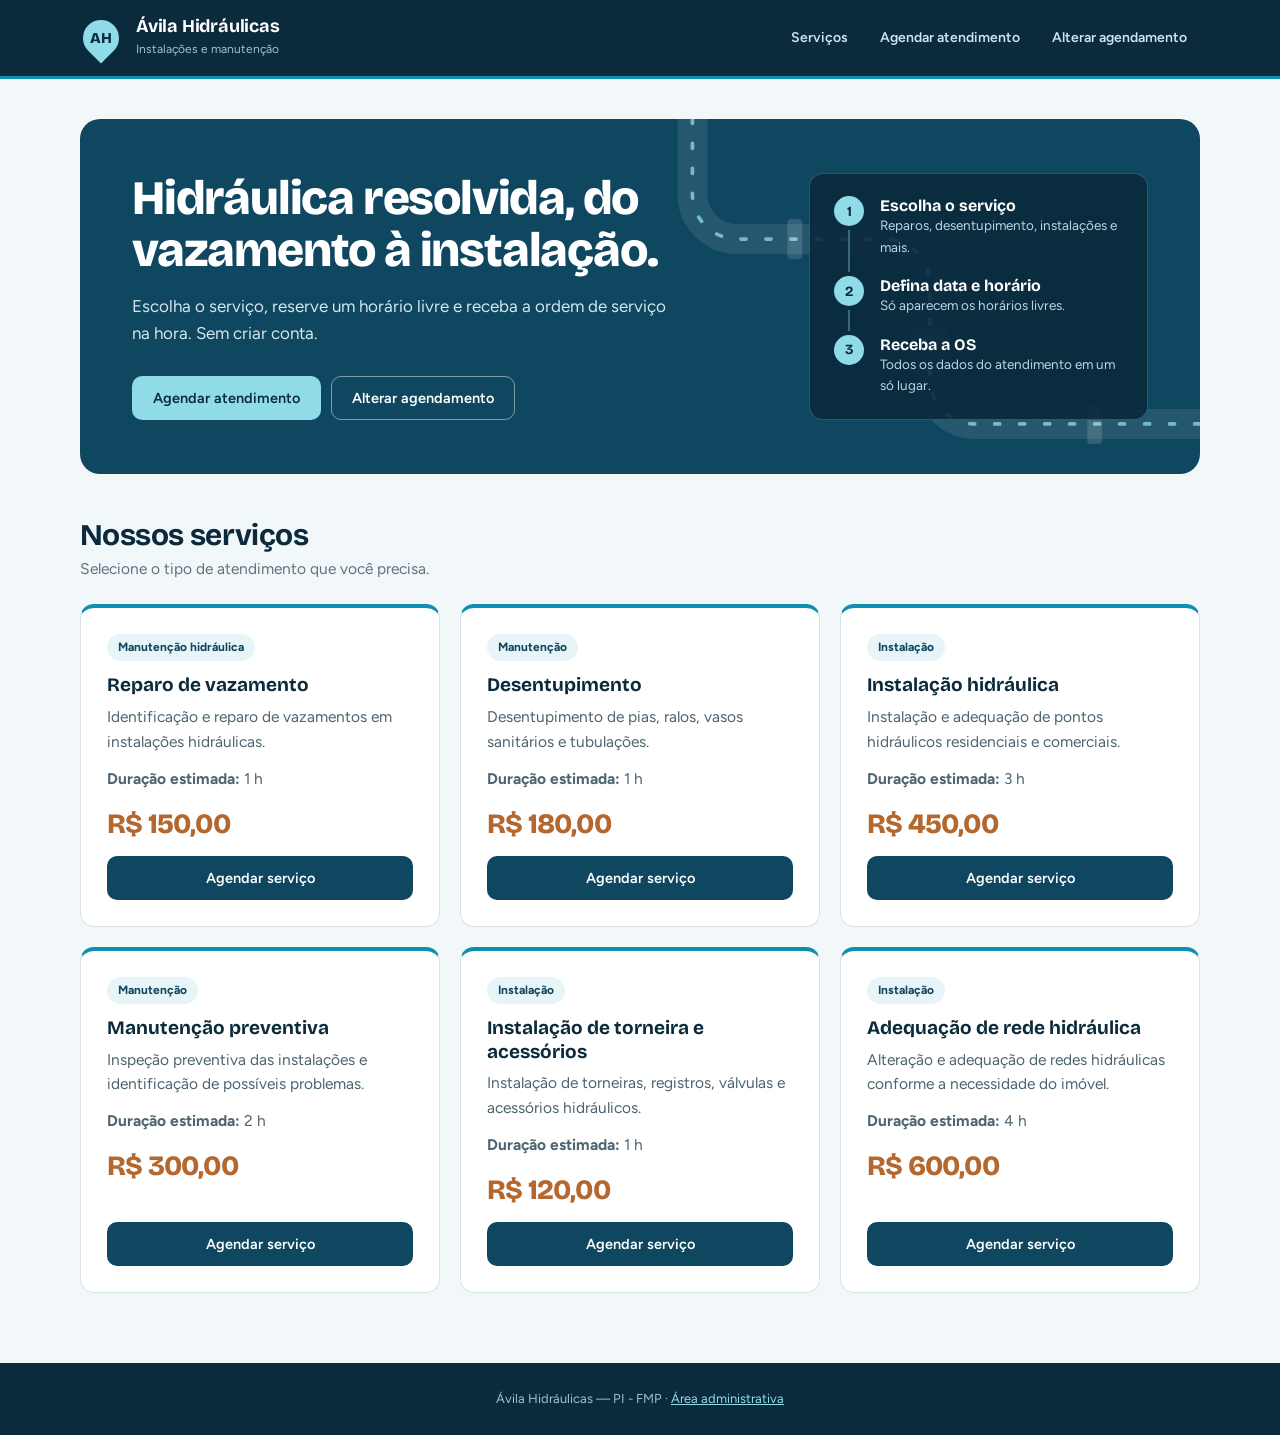
<file: index.html>
<!-- Nicolas Brunes -->
 <!doctype html>
<html lang="pt-BR">
<head>
  <meta charset="UTF-8"><meta name="viewport" content="width=device-width,initial-scale=1">
  <title>Ávila Instalações Hidráulicas | Agendamento</title><link rel="stylesheet" href="style.css">
</head>
<body>
<header><div class="container header-content">
  <a class="brand" href="index.html"><span class="brand-mark">AH</span><span class="brand-copy"><strong>Ávila Hidráulicas</strong><span>Instalações e manutenção</span></span></a>
  <nav class="nav"><a href="index.html">Serviços</a><a href="agendamento.html">Agendar atendimento</a><a href="alterar-agendamento.html">Alterar agendamento</a></nav>
</div></header>
<main class="container">
  <section class="hero">
    <svg class="hero-pipes" viewBox="0 0 520 320" preserveAspectRatio="xMaxYMid slice" aria-hidden="true">
      <g fill="none" stroke-linecap="round" stroke-linejoin="round">
        <path class="tubo" stroke-width="24" d="M540 262 H340 a36 36 0 0 1 -36 -36 V150 a36 36 0 0 0 -36 -36 H150 a36 36 0 0 1 -36 -36 V-20"/>
        <path class="fluxo" stroke-width="3" d="M540 262 H340 a36 36 0 0 1 -36 -36 V150 a36 36 0 0 0 -36 -36 H150 a36 36 0 0 1 -36 -36 V-20"/>
      </g>
      <rect class="flange" x="430" y="246" width="12" height="32" rx="3"/>
      <rect class="flange" x="288" y="186" width="32" height="12" rx="3"/>
      <rect class="flange" x="190" y="98" width="12" height="32" rx="3"/>
    </svg>
    <div class="hero-grid">
      <div>
        <h2>Hidráulica resolvida, do vazamento à instalação.</h2>
        <p>Escolha o serviço, reserve um horário livre e receba a ordem de serviço na hora. Sem criar conta.</p>
        <div class="actions">
          <a class="btn accent" href="agendamento.html">Agendar atendimento</a>
          <a class="btn ghost" href="alterar-agendamento.html">Alterar agendamento</a>
        </div>
      </div>
      <ol class="hero-steps">
        <li><strong>Escolha o serviço</strong><span>Reparos, desentupimento, instalações e mais.</span></li>
        <li><strong>Defina data e horário</strong><span>Só aparecem os horários livres.</span></li>
        <li><strong>Receba a OS</strong><span>Todos os dados do atendimento em um só lugar.</span></li>
      </ol>
    </div>
  </section>
  <section class="section-head"><div><h2>Nossos serviços</h2><p>Selecione o tipo de atendimento que você precisa.</p></div></section>
  <section id="lista-servicos" class="grid"></section>
</main>
<footer>Ávila Hidráulicas — PI - FMP · <a href="admin-clientes.html">Área administrativa</a></footer>
<script src="app.js"></script>
</body></html>
<!-- Nicolas Brunes -->
</file>
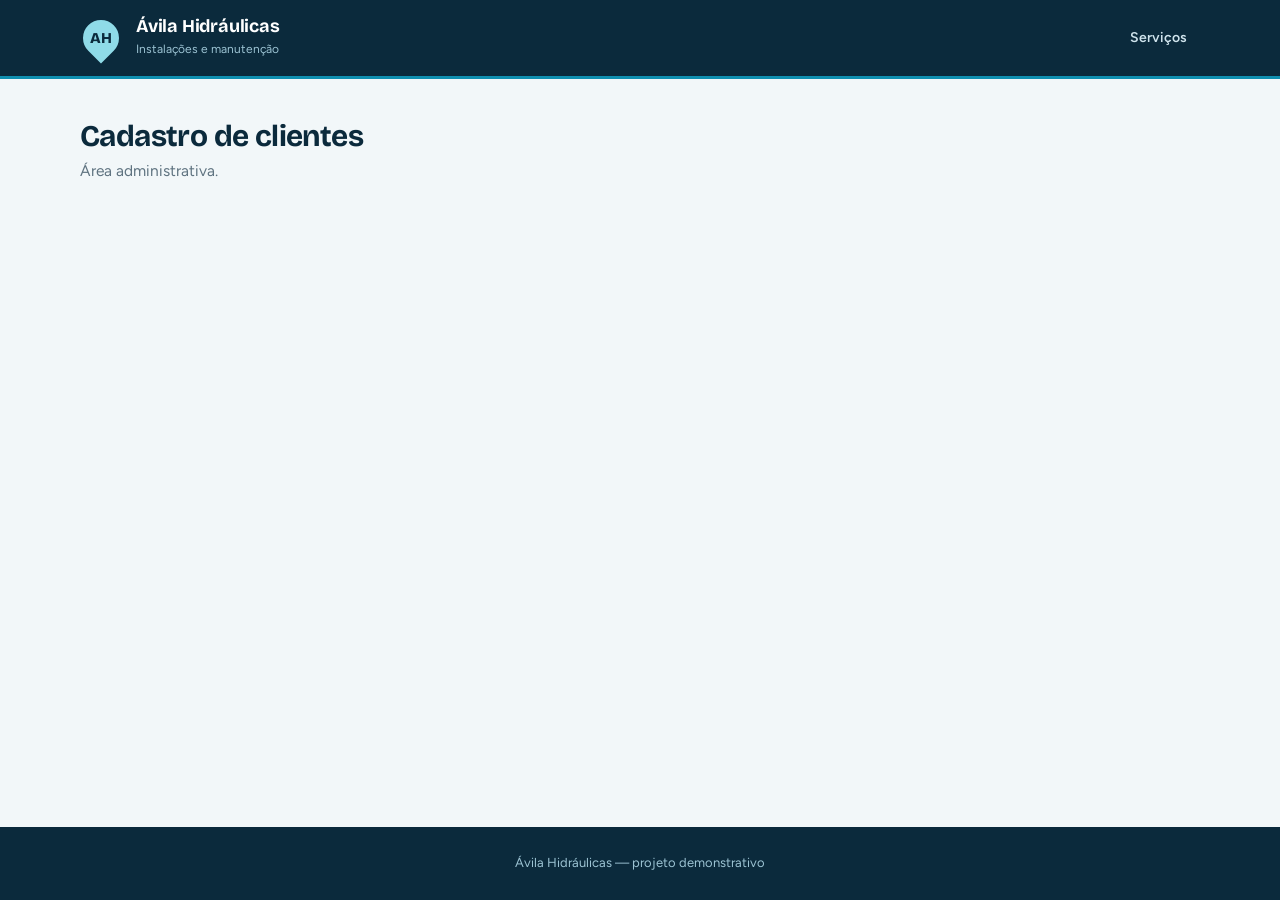
<file: admin-clientes.html>
<!doctype html><html lang="pt-BR"><head><meta charset="UTF-8"><meta name="viewport" content="width=device-width,initial-scale=1"><title>Ávila Hidráulicas | Cadastro de clientes</title><link rel="stylesheet" href="style.css"></head>
<body><header><div class="container header-content"><a class="brand" href="index.html"><span class="brand-mark">AH</span><span class="brand-copy"><strong>Ávila Hidráulicas</strong><span>Instalações e manutenção</span></span></a><nav class="nav"><a href="index.html">Serviços</a></nav></div></header>
<main class="container">
<div class="section-head"><div><h2>Cadastro de clientes</h2><p>Área administrativa.</p></div></div>
<div id="admin-clientes"></div>
</main><footer>Ávila Hidráulicas — projeto demonstrativo</footer><script src="app.js"></script></body></html>
</file>
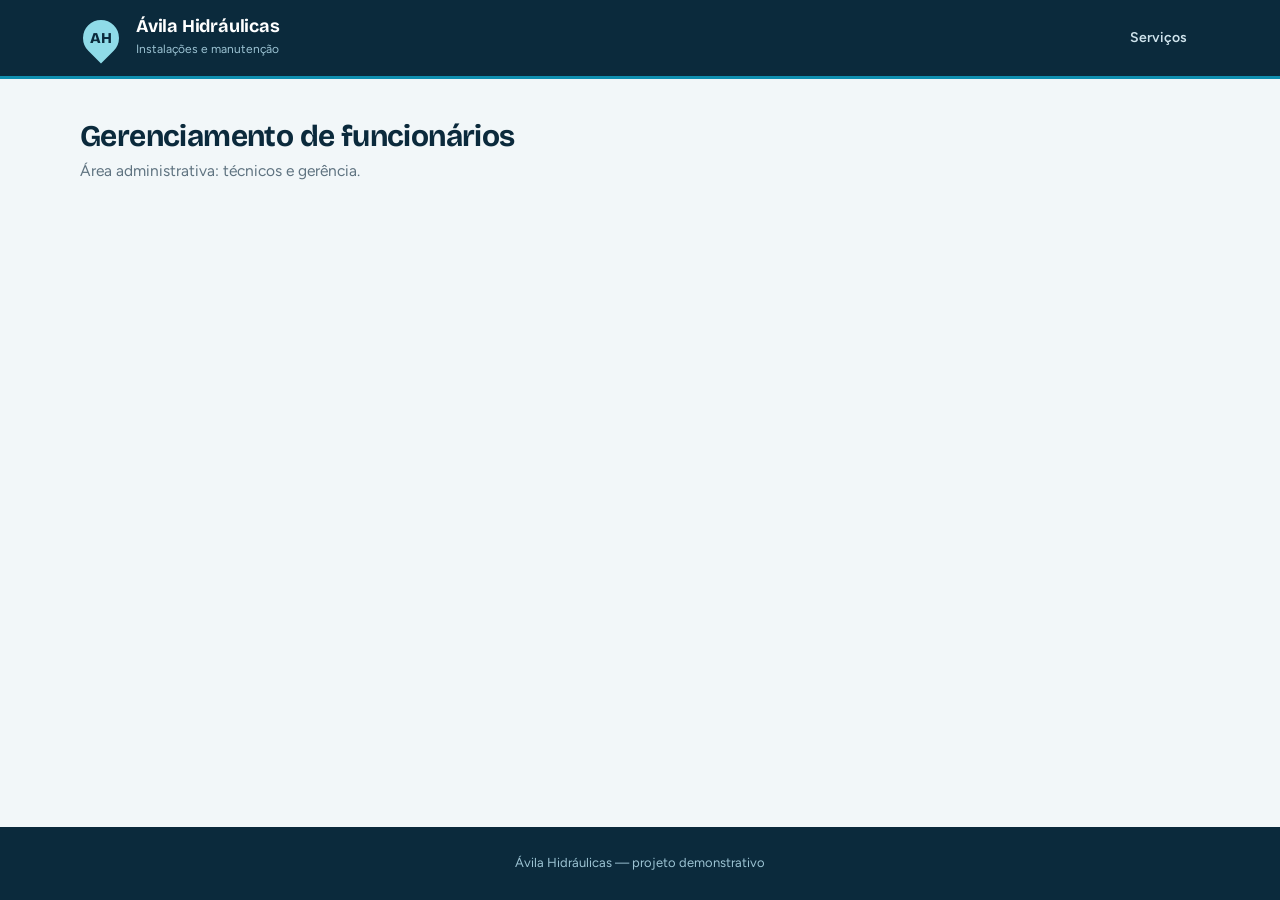
<file: admin-funcionarios.html>
<!doctype html><html lang="pt-BR"><head><meta charset="UTF-8"><meta name="viewport" content="width=device-width,initial-scale=1"><title>Ávila Hidráulicas | Gerenciamento de funcionários</title><link rel="stylesheet" href="style.css"></head>
<body><header><div class="container header-content"><a class="brand" href="index.html"><span class="brand-mark">AH</span><span class="brand-copy"><strong>Ávila Hidráulicas</strong><span>Instalações e manutenção</span></span></a><nav class="nav"><a href="index.html">Serviços</a></nav></div></header>
<main class="container">
<div class="section-head"><div><h2>Gerenciamento de funcionários</h2><p>Área administrativa: técnicos e gerência.</p></div></div>
<div id="admin-funcionarios"></div>
</main><footer>Ávila Hidráulicas — projeto demonstrativo</footer><script src="app.js"></script></body></html>
</file>
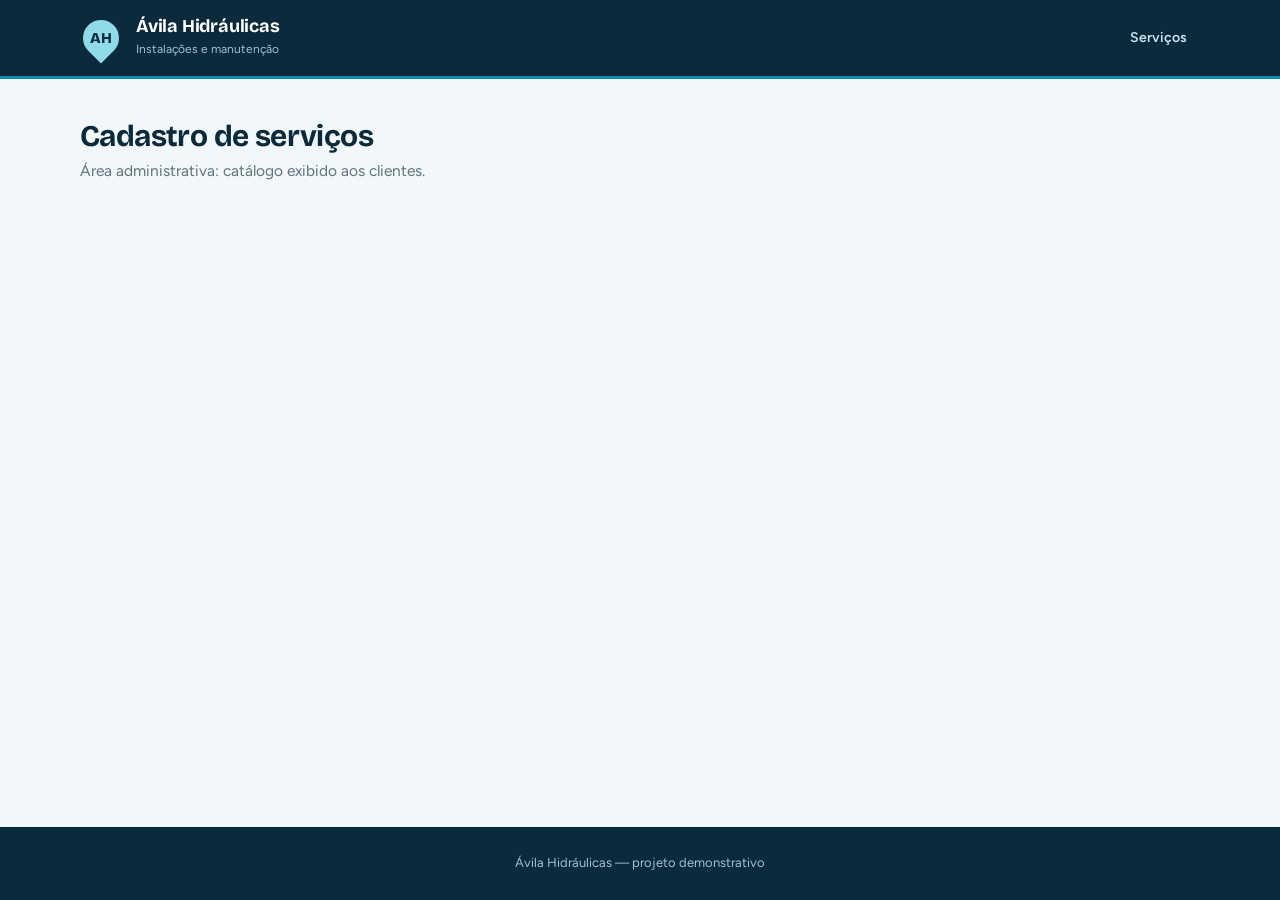
<file: admin-servicos.html>
<!doctype html><html lang="pt-BR"><head><meta charset="UTF-8"><meta name="viewport" content="width=device-width,initial-scale=1"><title>Ávila Hidráulicas | Cadastro de serviços</title><link rel="stylesheet" href="style.css"></head>
<body><header><div class="container header-content"><a class="brand" href="index.html"><span class="brand-mark">AH</span><span class="brand-copy"><strong>Ávila Hidráulicas</strong><span>Instalações e manutenção</span></span></a><nav class="nav"><a href="index.html">Serviços</a></nav></div></header>
<main class="container">
<div class="section-head"><div><h2>Cadastro de serviços</h2><p>Área administrativa: catálogo exibido aos clientes.</p></div></div>
<div id="admin-servicos"></div>
</main><footer>Ávila Hidráulicas — projeto demonstrativo</footer><script src="app.js"></script></body></html>
</file>
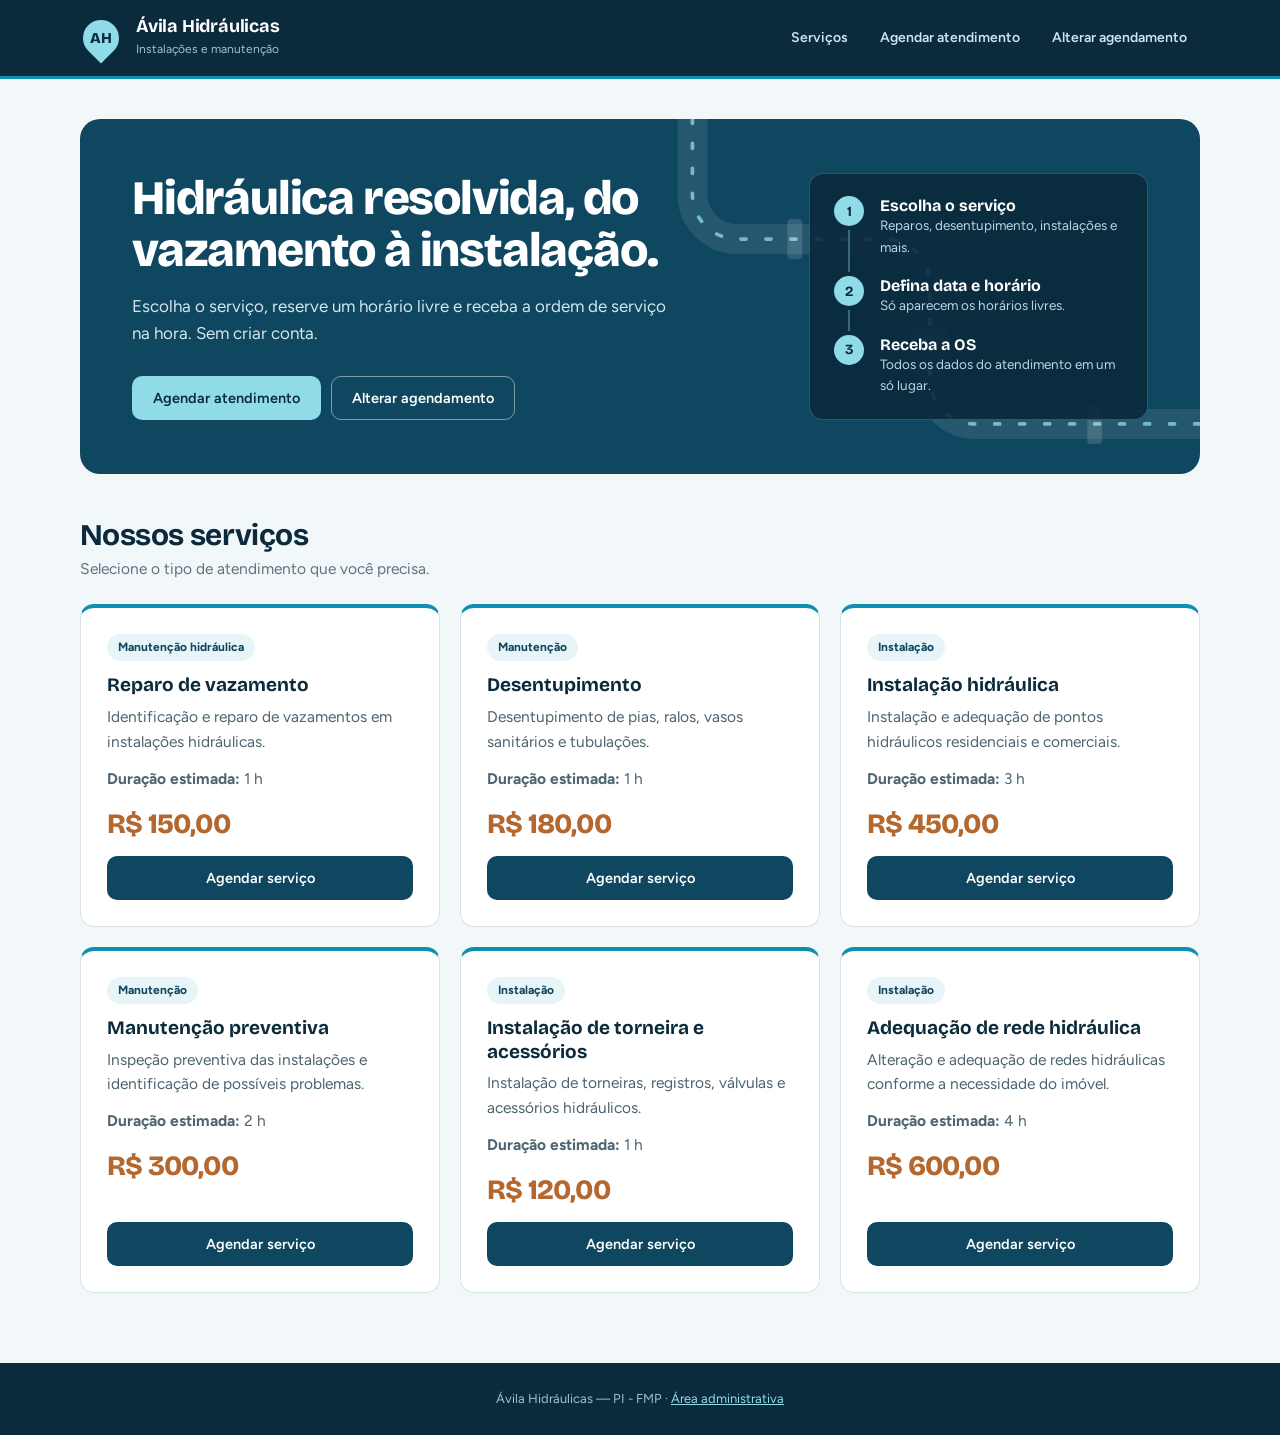
<file: admin.html>
<!doctype html>
<html lang="pt-BR">
<head>
  <meta charset="UTF-8"><meta name="viewport" content="width=device-width,initial-scale=1">
  <title>Ávila Hidráulicas | Painel Administrativo</title>
  <link rel="stylesheet" href="style.css">
</head>
<body>
<header><div class="container header-content">
  <a class="brand" href="index.html"><span class="brand-mark">AH</span><span class="brand-copy"><strong>Ávila Hidráulicas</strong><span>Instalações e manutenção</span></span></a>
  <nav class="nav"><a href="index.html">Serviços</a><a href="admin.html">Painel Administrativo</a></nav>
</div></header>

<main class="container" id="painel-admin">
  <div class="section-head">
    <div>
      <h2>Painel Administrativo</h2>
      <p>Gerencie funcionários, serviços, clientes e a atribuição de atendimentos.</p>
    </div>
  </div>

  <div class="admin-tabs">
    <button class="tab-btn active" data-tab="funcionarios" onclick="trocarAba('funcionarios')">Funcionários</button>
    <button class="tab-btn" data-tab="servicos" onclick="trocarAba('servicos')">Serviços</button>
    <button class="tab-btn" data-tab="clientes" onclick="trocarAba('clientes')">Clientes</button>
    <button class="tab-btn" data-tab="os" onclick="trocarAba('os')">Ordens de Serviço</button>
  </div>

  <!-- RF15 - Gerenciamento de Funcionários -->
  <section id="aba-funcionarios" class="admin-panel">
    <div class="form-layout">
      <form id="form-funcionario" onsubmit="salvarFuncionario(event)">
        <input type="hidden" id="funcionario-id">

        <div class="row">
          <div class="field"><label for="funcionario-nome">Nome completo</label><input id="funcionario-nome" required></div>
          <div class="field">
            <label for="funcionario-cargo">Cargo</label>
            <select id="funcionario-cargo" required>
              <option value="Técnico">Técnico</option>
              <option value="Supervisor">Supervisor</option>
              <option value="Gerente">Gerente</option>
            </select>
          </div>
        </div>

        <div class="row">
          <div class="field"><label for="funcionario-telefone">Telefone</label><input id="funcionario-telefone" placeholder="(00) 00000-0000" required></div>
          <div class="field"><label for="funcionario-email">E-mail</label><input id="funcionario-email" type="email" required></div>
        </div>

        <div class="field">
          <label>Especialidades (categorias de serviço que pode atender)</label>
          <div id="funcionario-especialidades" class="checkbox-group"></div>
        </div>

        <div class="row">
          <div class="field">
            <label for="funcionario-status">Status</label>
            <select id="funcionario-status">
              <option value="Ativo">Ativo</option>
              <option value="Inativo">Inativo</option>
            </select>
          </div>
        </div>

        <div class="actions">
          <button type="button" class="btn secondary" onclick="cancelarEdicaoFuncionario()">Limpar</button>
          <button class="btn" type="submit" id="funcionario-submit">Cadastrar funcionário</button>
        </div>
      </form>

      <aside class="summary">
        <h3>Hierarquia</h3>
        <p>Gerente → Supervisor → Técnico</p>
        <p>O cargo e as especialidades cadastradas orientam a atribuição automática de atendimentos: ao confirmar um agendamento, o sistema seleciona um funcionário ativo com a especialidade compatível, alternando entre os disponíveis.</p>
      </aside>
    </div>

    <div id="lista-funcionarios" class="table-wrap" style="margin-top:24px"></div>
  </section>

  <!-- RF19 - Cadastro de serviço -->
  <section id="aba-servicos" class="admin-panel" hidden>
    <div class="form-layout">
      <form id="form-servico" onsubmit="salvarServico(event)">
        <input type="hidden" id="servico-id">

        <div class="row">
          <div class="field"><label for="servico-nome">Nome do serviço</label><input id="servico-nome" required></div>
          <div class="field"><label for="servico-categoria">Categoria</label><input id="servico-categoria" placeholder="Ex: Manutenção, Instalação" required></div>
        </div>

        <div class="row">
          <div class="field"><label for="servico-duracao">Duração estimada</label><input id="servico-duracao" placeholder="Ex: 2 h" required></div>
          <div class="field"><label for="servico-valor">Valor (R$)</label><input id="servico-valor" type="number" min="0" step="0.01" required></div>
        </div>

        <div class="field"><label for="servico-descricao">Descrição</label><textarea id="servico-descricao" rows="3"></textarea></div>

        <div class="actions">
          <button type="button" class="btn secondary" onclick="cancelarEdicaoServico()">Limpar</button>
          <button class="btn" type="submit" id="servico-submit">Cadastrar serviço</button>
        </div>
      </form>

      <aside class="summary">
        <h3>Catálogo de serviços</h3>
        <p>Os serviços cadastrados aqui aparecem automaticamente na vitrine (página inicial) e nas opções de agendamento.</p>
      </aside>
    </div>

    <div id="lista-servicos-admin" class="table-wrap" style="margin-top:24px"></div>
  </section>

  <!-- RF19 - Cadastro de clientes -->
  <section id="aba-clientes" class="admin-panel" hidden>
    <div class="section-head">
      <div><h3>Clientes cadastrados</h3><p>Clientes são cadastrados automaticamente ao concluírem um agendamento.</p></div>
    </div>
    <div id="lista-clientes" class="table-wrap"></div>
  </section>

  <!-- RF16 - Atribuição de funcionários por atendimento -->
  <section id="aba-os" class="admin-panel" hidden>
    <div class="section-head">
      <div><h3>Ordens de Serviço</h3><p>Reatribua manualmente o funcionário responsável por cada atendimento, se necessário.</p></div>
    </div>
    <div id="lista-os" class="table-wrap"></div>
  </section>
</main>

<footer>Ávila Hidráulicas — projeto demonstrativo</footer>
<script src="app.js"></script>
</body>
</html>
</file>
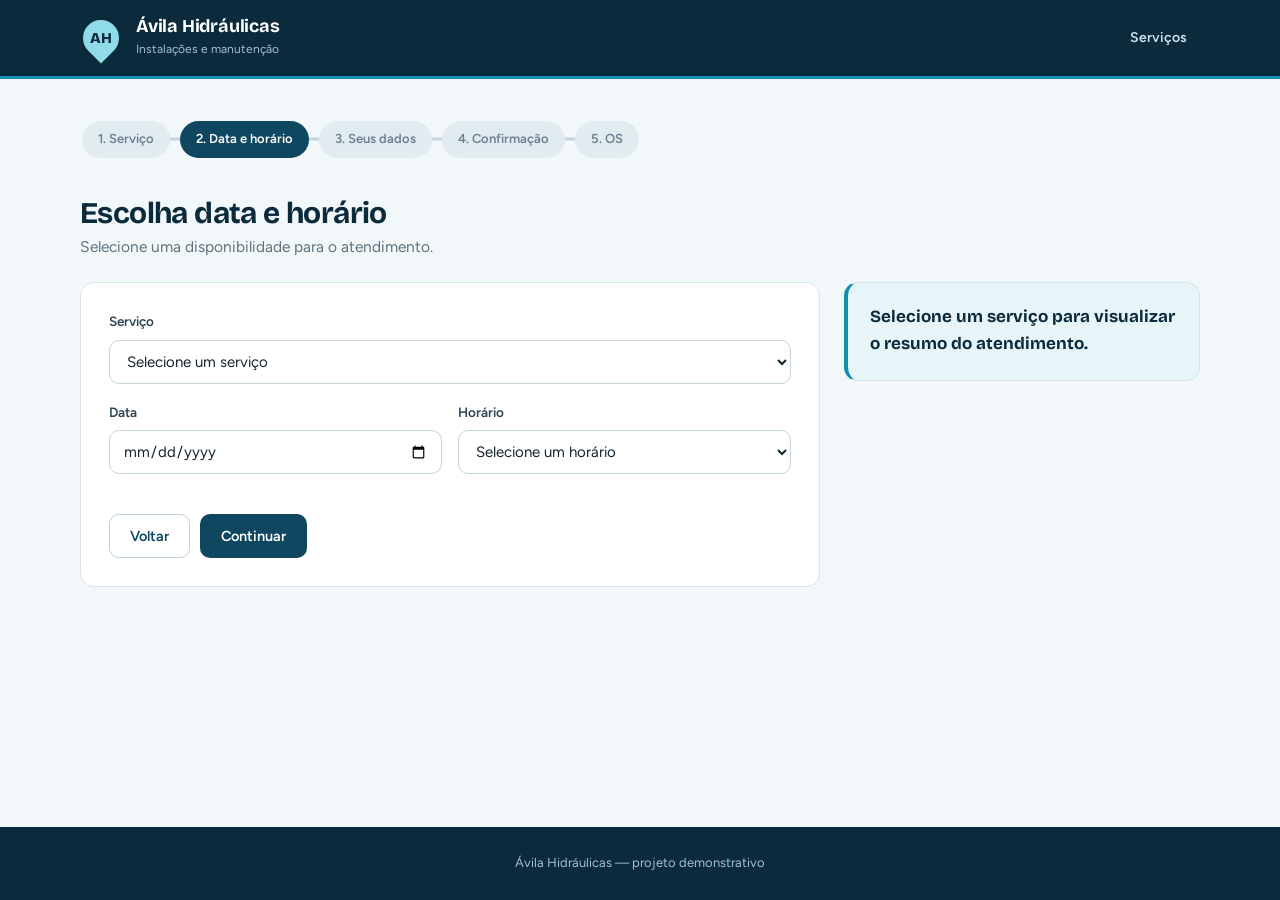
<file: agendamento.html>
<!doctype html>
<html lang="pt-BR"><head><meta charset="UTF-8"><meta name="viewport" content="width=device-width,initial-scale=1"><title>Ávila Hidráulicas | Agendamento</title><link rel="stylesheet" href="style.css"></head>
<body><header><div class="container header-content"><a class="brand" href="index.html"><span class="brand-mark">AH</span><span class="brand-copy"><strong>Ávila Hidráulicas</strong><span>Instalações e manutenção</span></span></a><nav class="nav"><a href="index.html">Serviços</a></nav></div></header>
<main class="container">
<div class="steps"><span class="step">1. Serviço</span><span class="step active">2. Data e horário</span><span class="step">3. Seus dados</span><span class="step">4. Confirmação</span><span class="step">5. OS</span></div>
<div class="section-head"><div><h2>Escolha data e horário</h2><p>Selecione uma disponibilidade para o atendimento.</p></div></div>
<div class="form-layout"><form onsubmit="salvarAgendamento(event)">
  <div class="field"><label for="servico">Serviço</label><select id="servico" required></select></div>
  <div class="row"><div class="field"><label for="data">Data</label><input type="date" id="data" required></div><div class="field"><label for="horario">Horário</label><select id="horario" required></select></div></div>
  <div class="actions"><a class="btn secondary" href="index.html">Voltar</a><button class="btn" type="submit">Continuar</button></div>
</form><aside id="resumo-agendamento" class="summary"></aside></div>
</main><footer>Ávila Hidráulicas — projeto demonstrativo</footer><script src="app.js"></script></body></html>
</file>
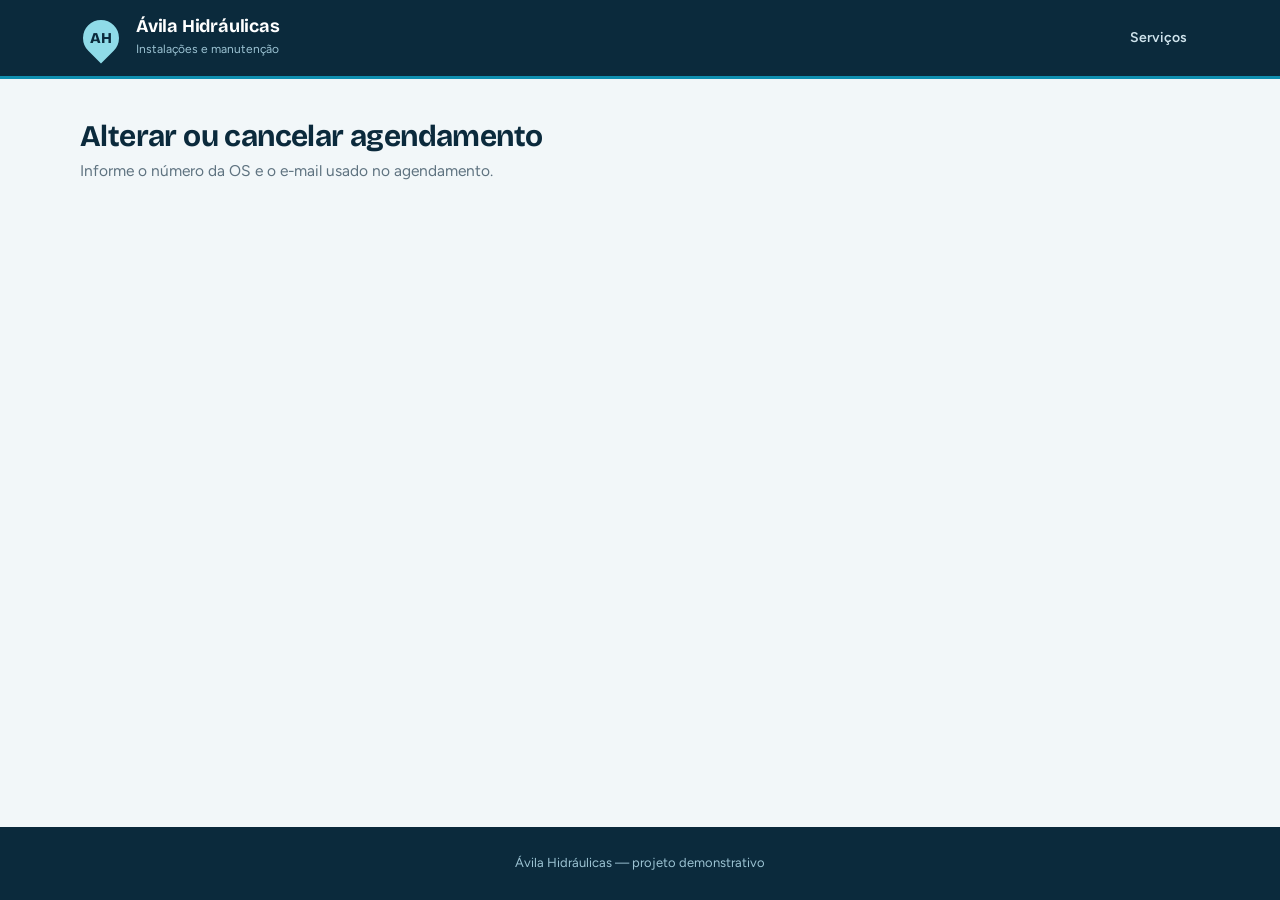
<file: alterar-agendamento.html>
<!doctype html><html lang="pt-BR"><head><meta charset="UTF-8"><meta name="viewport" content="width=device-width,initial-scale=1"><title>Ávila Hidráulicas | Alterar ou cancelar agendamento</title><link rel="stylesheet" href="style.css"></head>
<body><header><div class="container header-content"><a class="brand" href="index.html"><span class="brand-mark">AH</span><span class="brand-copy"><strong>Ávila Hidráulicas</strong><span>Instalações e manutenção</span></span></a><nav class="nav"><a href="index.html">Serviços</a></nav></div></header>
<main class="container">
<div class="section-head"><div><h2>Alterar ou cancelar agendamento</h2><p>Informe o número da OS e o e-mail usado no agendamento.</p></div></div>
<div id="alterar-agendamento"></div>
</main><footer>Ávila Hidráulicas — projeto demonstrativo</footer><script src="app.js"></script></body></html>
</file>
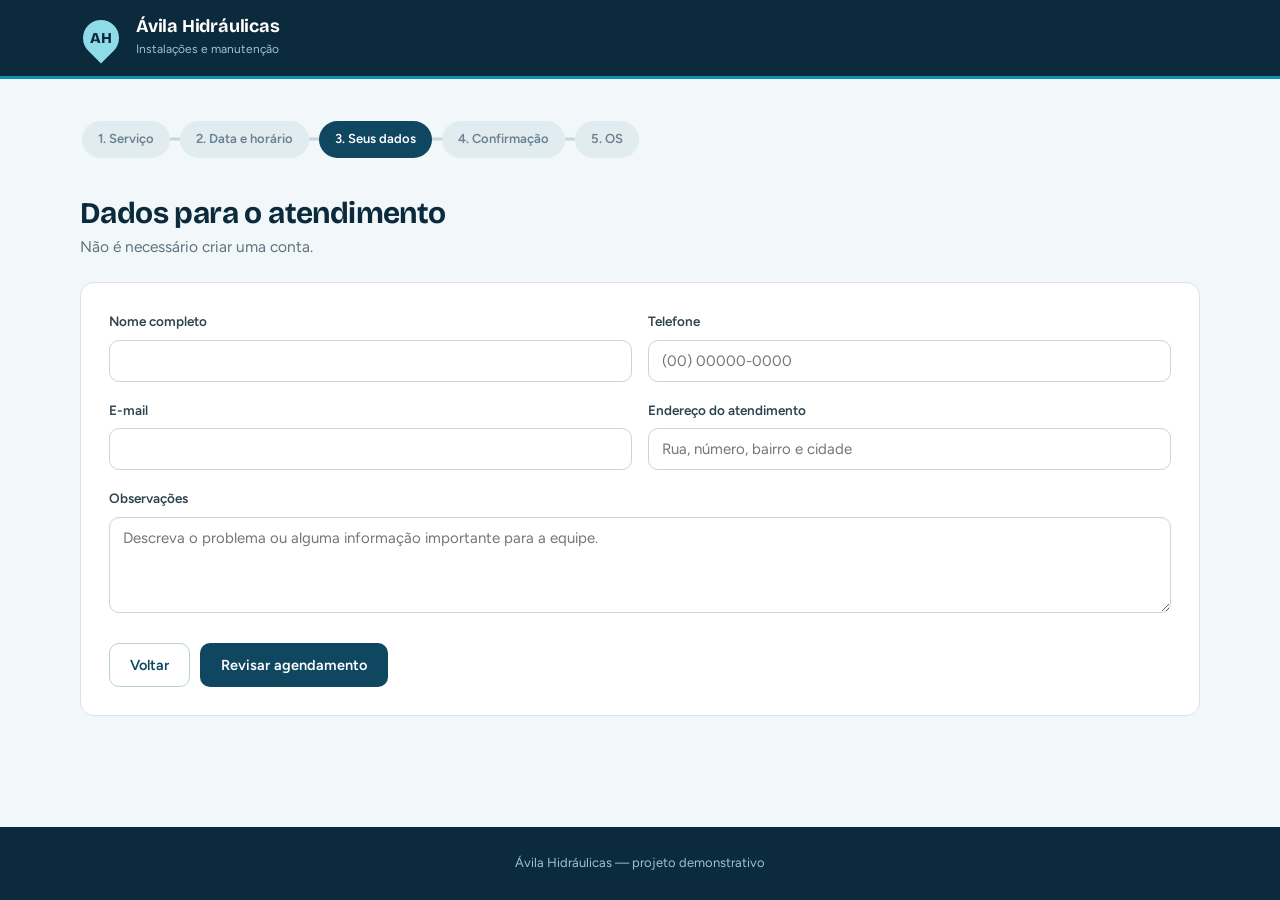
<file: cliente.html>
<!doctype html><html lang="pt-BR"><head><meta charset="UTF-8"><meta name="viewport" content="width=device-width,initial-scale=1"><title>Ávila Hidráulicas | Dados do cliente</title><link rel="stylesheet" href="style.css"></head>
<body><header><div class="container header-content"><a class="brand" href="index.html"><span class="brand-mark">AH</span><span class="brand-copy"><strong>Ávila Hidráulicas</strong><span>Instalações e manutenção</span></span></a></div></header>
<main class="container"><div class="steps"><span class="step">1. Serviço</span><span class="step">2. Data e horário</span><span class="step active">3. Seus dados</span><span class="step">4. Confirmação</span><span class="step">5. OS</span></div>
<div class="section-head"><div><h2>Dados para o atendimento</h2><p>Não é necessário criar uma conta.</p></div></div>
<form onsubmit="salvarCliente(event)"><div class="row"><div class="field"><label for="nome">Nome completo</label><input id="nome" required></div><div class="field"><label for="telefone">Telefone</label><input id="telefone" placeholder="(00) 00000-0000" required></div></div>
<div class="row"><div class="field"><label for="email">E-mail</label><input id="email" type="email" required></div><div class="field"><label for="endereco">Endereço do atendimento</label><input id="endereco" placeholder="Rua, número, bairro e cidade" required></div></div>
<div class="field"><label for="observacoes">Observações</label><textarea id="observacoes" rows="4" placeholder="Descreva o problema ou alguma informação importante para a equipe."></textarea></div>
<div class="actions"><a class="btn secondary" href="agendamento.html">Voltar</a><button class="btn" type="submit">Revisar agendamento</button></div></form></main>
<footer>Ávila Hidráulicas — projeto demonstrativo</footer><script src="app.js"></script></body></html>
</file>
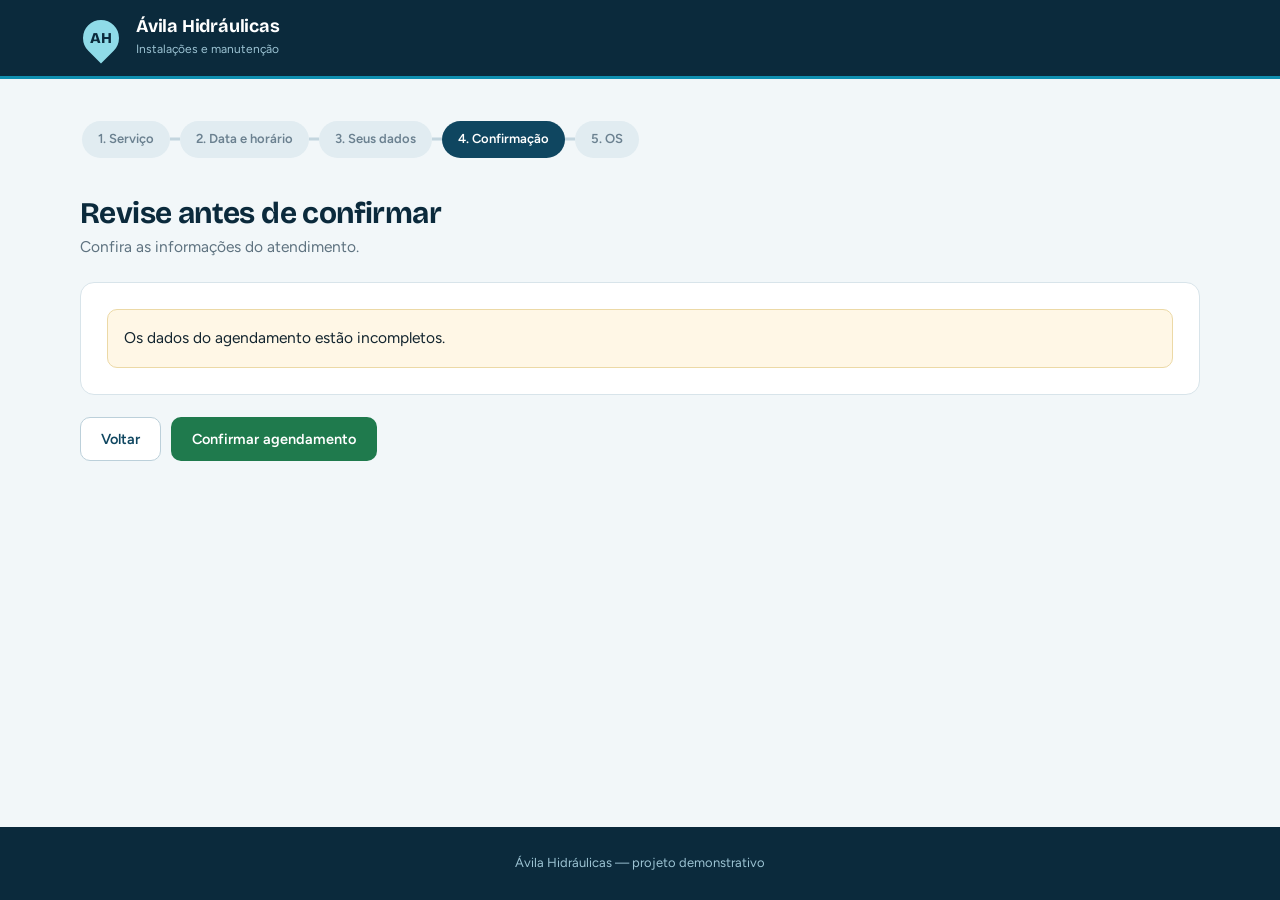
<file: confirmacao.html>
<!doctype html><html lang="pt-BR"><head><meta charset="UTF-8"><meta name="viewport" content="width=device-width,initial-scale=1"><title>Ávila Hidráulicas | Confirmação</title><link rel="stylesheet" href="style.css"></head>
<body><header><div class="container header-content"><a class="brand" href="index.html"><span class="brand-mark">AH</span><span class="brand-copy"><strong>Ávila Hidráulicas</strong><span>Instalações e manutenção</span></span></a></div></header>
<main class="container"><div class="steps"><span class="step">1. Serviço</span><span class="step">2. Data e horário</span><span class="step">3. Seus dados</span><span class="step active">4. Confirmação</span><span class="step">5. OS</span></div>
<div class="section-head"><div><h2>Revise antes de confirmar</h2><p>Confira as informações do atendimento.</p></div></div>
<section id="dados-confirmacao" class="card"></section>
<div class="actions"><a class="btn secondary" href="cliente.html">Voltar</a><button class="btn success" onclick="confirmarAgendamento()">Confirmar agendamento</button></div>
</main><footer>Ávila Hidráulicas — projeto demonstrativo</footer><script src="app.js"></script></body></html>
</file>
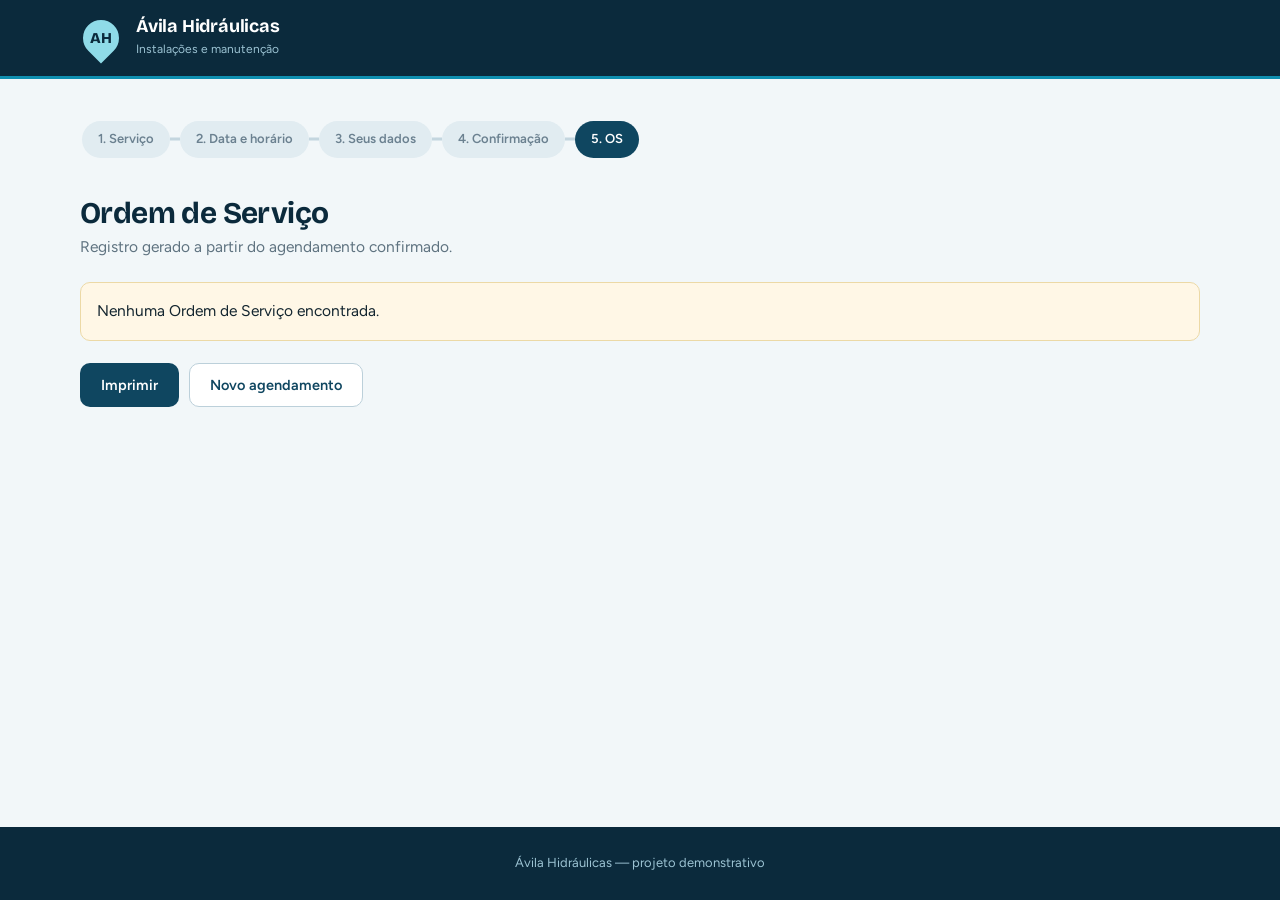
<file: ordem-servico.html>
<!doctype html><html lang="pt-BR"><head><meta charset="UTF-8"><meta name="viewport" content="width=device-width,initial-scale=1"><title>Ávila Hidráulicas | Ordem de Serviço</title><link rel="stylesheet" href="style.css"></head>
<body><header><div class="container header-content"><a class="brand" href="index.html"><span class="brand-mark">AH</span><span class="brand-copy"><strong>Ávila Hidráulicas</strong><span>Instalações e manutenção</span></span></a></div></header>
<main class="container"><div class="steps"><span class="step">1. Serviço</span><span class="step">2. Data e horário</span><span class="step">3. Seus dados</span><span class="step">4. Confirmação</span><span class="step active">5. OS</span></div>
<div class="section-head"><div><h2>Ordem de Serviço</h2><p>Registro gerado a partir do agendamento confirmado.</p></div></div>
<div id="os"></div>
<div class="actions"><button class="btn" onclick="window.print()">Imprimir</button><button class="btn secondary" onclick="novoAgendamento()">Novo agendamento</button></div>
</main><footer>Ávila Hidráulicas — projeto demonstrativo</footer><script src="app.js"></script></body></html>
</file>
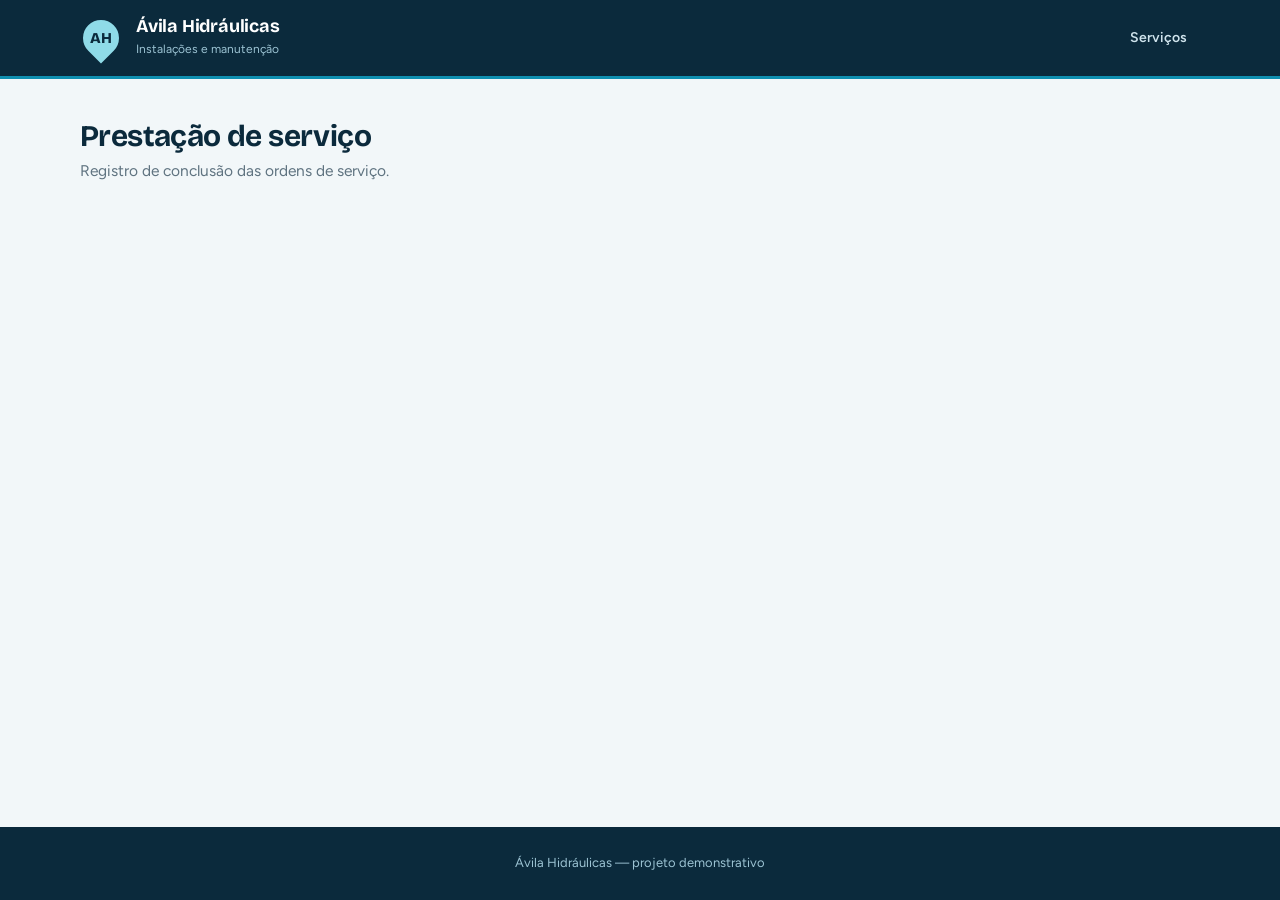
<file: prestacao-servico.html>
<!doctype html><html lang="pt-BR"><head><meta charset="UTF-8"><meta name="viewport" content="width=device-width,initial-scale=1"><title>Ávila Hidráulicas | Prestação de serviço</title><link rel="stylesheet" href="style.css"></head>
<body><header><div class="container header-content"><a class="brand" href="index.html"><span class="brand-mark">AH</span><span class="brand-copy"><strong>Ávila Hidráulicas</strong><span>Instalações e manutenção</span></span></a><nav class="nav"><a href="index.html">Serviços</a></nav></div></header>
<main class="container">
<div class="section-head"><div><h2>Prestação de serviço</h2><p>Registro de conclusão das ordens de serviço.</p></div></div>
<div id="prestacao-servico"></div>
</main><footer>Ávila Hidráulicas — projeto demonstrativo</footer><script src="app.js"></script></body></html>
</file>
<file: style.css>
@import url('https://fonts.googleapis.com/css2?family=Bricolage+Grotesque:opsz,wght@12..96,600;12..96,700;12..96,800&family=Figtree:wght@400;500;600;700&display=swap');
  /* =Nicolas Brunes = */
/* =========================================================
   Ávila Hidráulicas — identidade visual
   Água e metal: azul-petróleo profundo, azul água e
   um toque de cobre (tubulação) nos valores.
========================================================= */

:root{
  --ink:#0b2a3c;
  --deep:#0f4660;
  --deep-dark:#0a3348;
  --water:#0f8fb0;
  --aqua:#8fdbe8;
  --foam:#e8f5f8;
  --bg:#f2f7f9;
  --surface:#ffffff;
  --text:#13252f;
  --muted:#5f7380;
  --border:#d8e4ea;
  --copper:#b4672f;
  --success:#1f7a4d;
  --danger:#b3403c;
  --radius:14px;
  --radius-sm:10px;
  --display:'Bricolage Grotesque','Figtree',Arial,sans-serif;
  --body:'Figtree',Arial,sans-serif;
}

*{box-sizing:border-box}
html{scroll-behavior:smooth}
@media (prefers-reduced-motion:reduce){
  html{scroll-behavior:auto}
  *{animation:none !important;transition:none !important}
}
body{
  margin:0;
  min-height:100vh;
  display:flex;
  flex-direction:column;
  font-family:var(--body);
  background:var(--bg);
  color:var(--text);
  font-size:15.5px;
  line-height:1.6;
}
main{flex:1;width:100%}
a{color:var(--deep)}
:focus-visible{outline:3px solid rgba(15,143,176,.5);outline-offset:2px}
.container{width:min(1120px,92%);margin:0 auto}

/* ---------- Cabeçalho ---------- */
header{
  background:var(--ink);
  border-bottom:3px solid var(--water);
}
.header-content{
  min-height:76px;
  display:flex;
  align-items:center;
  justify-content:space-between;
  gap:24px;
}
.brand{display:flex;align-items:center;gap:14px;text-decoration:none}
.brand-mark{
  position:relative;
  isolation:isolate;
  width:42px;
  height:42px;
  display:grid;
  place-items:center;
  color:var(--ink);
  font:800 15px var(--display);
  letter-spacing:-.3px;
}
/* a marca tem formato de gota */
.brand-mark::before{
  content:"";
  position:absolute;
  inset:3px;
  z-index:-1;
  background:var(--aqua);
  border-radius:50% 50% 50% 0;
  transform:rotate(-45deg);
}
.brand-copy strong{
  display:block;
  font:700 18px/1.1 var(--display);
  color:#fff;
  letter-spacing:-.2px;
}
.brand-copy span{display:block;font-size:12px;color:#9cc3d3;margin-top:3px}
.nav{display:flex;align-items:center;gap:6px}
.nav a{
  text-decoration:none;
  font-weight:600;
  font-size:14px;
  color:#cfe3ec;
  padding:8px 13px;
  border-radius:999px;
}
.nav a:hover{background:rgba(255,255,255,.1);color:#fff}

main.container{padding:40px 0 70px}

/* ---------- Hero ---------- */
.hero{
  position:relative;
  overflow:hidden;
  background:var(--deep);
  color:#fff;
  padding:54px 52px;
  border-radius:20px;
  margin-bottom:44px;
}
.hero-pipes{
  position:absolute;
  right:0;
  top:0;
  width:58%;
  height:100%;
  color:#fff;
  pointer-events:none;
}
.hero-pipes .tubo{stroke:currentColor;opacity:.09}
.hero-pipes .flange{fill:currentColor;opacity:.14}
.hero-pipes .fluxo{
  stroke:var(--aqua);
  opacity:.75;
  stroke-dasharray:4 16;
  animation:fluir 2.6s linear infinite;
}
@keyframes fluir{to{stroke-dashoffset:-20}}
.hero-grid{
  position:relative;
  z-index:1;
  display:grid;
  grid-template-columns:1.3fr .7fr;
  gap:48px;
  align-items:center;
}
.hero h2{
  font:800 clamp(32px,4.4vw,48px)/1.08 var(--display);
  letter-spacing:-1.2px;
  margin:0 0 16px;
}
.hero p{margin:0;max-width:540px;color:#d3e7ef;font-size:17px}
.hero .actions{margin-top:28px}

.hero-steps{
  list-style:none;
  margin:0;
  padding:0;
  counter-reset:passo;
  background:rgba(11,42,60,.9);
  border:1px solid rgba(143,219,232,.25);
  border-radius:var(--radius);
  padding:22px 24px;
}
.hero-steps li{
  position:relative;
  counter-increment:passo;
  padding:0 0 18px 46px;
}
.hero-steps li:last-child{padding-bottom:0}
.hero-steps li::before{
  content:counter(passo);
  position:absolute;
  left:0;
  top:0;
  width:30px;
  height:30px;
  display:grid;
  place-items:center;
  background:var(--aqua);
  color:var(--ink);
  border-radius:50%;
  font:700 14px var(--display);
}
.hero-steps li:not(:last-child)::after{
  content:"";
  position:absolute;
  left:14px;
  top:34px;
  bottom:4px;
  width:2px;
  background:rgba(143,219,232,.35);
}
.hero-steps strong{display:block;font:700 16px var(--display)}
.hero-steps span{display:block;font-size:13.5px;color:#b9d6e2}

/* ---------- Títulos de seção ---------- */
.section-head{display:flex;justify-content:space-between;align-items:end;gap:20px;margin-bottom:22px}
.section-head h2{margin:0;font:700 30px/1.15 var(--display);letter-spacing:-.6px;color:var(--ink)}
.section-head p{margin:5px 0 0;color:var(--muted)}

/* ---------- Cartões e serviços ---------- */
.grid{display:grid;grid-template-columns:repeat(3,minmax(0,1fr));gap:20px}
.card{
  background:var(--surface);
  border:1px solid var(--border);
  border-radius:var(--radius);
  padding:26px;
}
.card h3{margin:12px 0 8px;font:700 19px/1.25 var(--display);color:var(--ink)}
.card p{margin:0 0 12px;color:#4d6471}
.grid > .card{
  display:flex;
  flex-direction:column;
  border-top:4px solid var(--water);
}
.grid > .card:hover{border-color:#b9d3df;border-top-color:var(--water)}
.grid > .card .btn{margin-top:auto;align-self:stretch}
.meta{display:flex;gap:16px;flex-wrap:wrap;color:var(--muted);font-size:13px}
.meta span strong{color:#3c4a55}
.price{
  margin:6px 0 18px;
  font:800 28px/1 var(--display);
  letter-spacing:-.8px;
  color:var(--copper);
}
.badge{
  display:inline-block;
  align-self:flex-start;
  background:var(--foam);
  color:var(--deep);
  padding:4px 11px;
  border-radius:999px;
  font-size:12px;
  font-weight:700;
}

/* ---------- Botões ---------- */
.btn{
  display:inline-flex;
  align-items:center;
  justify-content:center;
  min-height:44px;
  border:1px solid transparent;
  background:var(--deep);
  color:#fff;
  padding:10px 20px;
  border-radius:var(--radius-sm);
  cursor:pointer;
  text-decoration:none;
  font:600 14.5px var(--body);
  transition:background .15s,border-color .15s,color .15s;
}
.btn:hover{background:var(--ink)}
.btn.secondary{background:#fff;border-color:#bcd0da;color:var(--deep)}
.btn.secondary:hover{background:var(--foam);border-color:var(--water)}
.btn.success{background:var(--success)}
.btn.success:hover{background:#17623d}
.btn.danger{background:var(--danger)}
.btn.danger:hover{background:#923330}
.btn.accent{background:var(--aqua);color:var(--ink)}
.btn.accent:hover{background:#fff}
.btn.ghost{background:transparent;border-color:rgba(255,255,255,.45);color:#fff}
.btn.ghost:hover{background:rgba(255,255,255,.12)}
.btn.small{min-height:34px;padding:6px 13px;font-size:13px}
.actions{display:flex;gap:10px;flex-wrap:wrap;margin-top:22px}

/* ---------- Etapas do agendamento ---------- */
.steps{
  display:flex;
  gap:10px;
  margin:0 0 32px;
  padding:2px 2px 6px;
  overflow:auto;
}
.step{
  position:relative;
  padding:8px 16px;
  white-space:nowrap;
  border-radius:999px;
  background:#e1ecf1;
  color:#6b8190;
  font-size:13px;
  font-weight:600;
}
.step + .step::before{
  content:"";
  position:absolute;
  left:-10px;
  top:50%;
  width:10px;
  height:3px;
  background:#c4d6df;
  transform:translateY(-50%);
}
.step.active{background:var(--deep);color:#fff}

/* ---------- Formulários ---------- */
.form-layout{display:grid;grid-template-columns:1.35fr .65fr;gap:24px;align-items:start}
form{
  background:var(--surface);
  border:1px solid var(--border);
  border-radius:var(--radius);
  padding:28px;
}
label{display:block;margin:0 0 7px;font-size:13.5px;font-weight:600;color:#2c4350}
.field{margin-bottom:18px}
input,select,textarea{
  width:100%;
  padding:11px 13px;
  border:1.5px solid #c5d5de;
  border-radius:var(--radius-sm);
  background:#fff;
  font:400 15px var(--body);
  color:var(--text);
}
input:focus,select:focus,textarea:focus{
  outline:none;
  border-color:var(--water);
  box-shadow:0 0 0 3px rgba(15,143,176,.18);
}
.row{display:grid;grid-template-columns:1fr 1fr;gap:16px}
.form-narrow{max-width:760px}
.hint{margin:10px 0 0;font-size:13px;color:var(--muted)}

.summary{
  background:var(--foam);
  border:1px solid #cfe5ec;
  border-left:4px solid var(--water);
  border-radius:var(--radius);
  padding:22px;
  position:sticky;
  top:20px;
  line-height:1.9;
  font-size:14px;
}
.summary strong{font:700 17px var(--display);color:var(--ink)}
.summary h3{margin:0 0 14px;font:700 16px var(--display)}
.summary p{margin:8px 0;font-size:13px}

/* ---------- Mensagens e detalhes ---------- */
.success-box{
  background:#e9f6ef;
  border:1px solid #bfe0cd;
  border-left:4px solid var(--success);
  color:#1d5a3a;
  padding:22px 24px;
  border-radius:var(--radius);
}
.success-box h2{margin:0 0 6px;font:700 20px var(--display)}
.warning{background:#fff7e6;border:1px solid #ecd9a6;padding:16px;border-radius:var(--radius-sm)}
.detail-list{display:grid;grid-template-columns:1fr 1fr;gap:0 32px}
.detail-list > div{padding:12px 0;border-bottom:1px solid var(--border)}
.detail-list strong{display:block;font-size:12.5px;color:var(--muted);font-weight:600;margin-bottom:3px}
.detail-list span{font-weight:600;color:var(--ink)}
.notification{margin-top:22px;padding:20px;background:var(--foam);border:1px solid #cfe5ec;border-radius:var(--radius-sm)}
.notification h3{margin:0 0 8px;font:700 15px var(--display)}
.notification p{margin:4px 0;font-size:13.5px;color:#4d6471}

.msg{padding:14px 16px;border-radius:var(--radius-sm);margin-bottom:18px;font-size:14.5px}
.msg ul{margin:6px 0 0;padding-left:20px}
.msg.ok{background:#e9f6ef;border:1px solid #bfe0cd;color:#1d5a3a}
.msg.erro{background:#fbeceb;border:1px solid #efc7c5;color:#8d2f2c}
.msg.info{background:var(--foam);border:1px solid #cfe5ec;color:var(--deep)}

.verificacao{
  margin:0 0 18px;
  padding:14px 18px;
  border:1px dashed #9cc3d3;
  border-radius:var(--radius-sm);
  background:#fbfeff;
  font-size:13.5px;
}
.verificacao ul{margin:8px 0 0;padding:0;list-style:none}
.verificacao li{margin:4px 0}
.verificacao li.ok{color:#1d5a3a}
.verificacao li.falha{color:#8d2f2c;font-weight:700}

/* ---------- Área administrativa ---------- */
.admin-nav{
  display:flex;
  align-items:center;
  flex-wrap:wrap;
  gap:4px;
  margin:0 0 26px;
  padding:6px;
  background:#fff;
  border:1px solid var(--border);
  border-radius:12px;
}
.admin-nav a{
  padding:8px 15px;
  font-size:13.5px;
  font-weight:600;
  color:#587080;
  text-decoration:none;
  border-radius:8px;
}
.admin-nav a:hover{background:var(--foam);color:var(--deep)}
.admin-nav a.active{background:var(--deep);color:#fff}
.admin-nav .spacer{flex:1}

.toolbar{display:flex;gap:12px;align-items:center;justify-content:space-between;flex-wrap:wrap;margin-bottom:16px}
.toolbar input{max-width:380px}

.table-wrap{overflow-x:auto;background:var(--surface);border:1px solid var(--border);border-radius:var(--radius)}
table.tabela{width:100%;border-collapse:collapse;font-size:14.5px}
table.tabela th,table.tabela td{text-align:left;padding:13px 16px;border-bottom:1px solid var(--border);vertical-align:top}
table.tabela th{font-size:12.5px;font-weight:700;color:var(--deep);background:var(--foam)}
table.tabela tr:last-child td{border-bottom:0}
.row-actions{display:flex;gap:8px;flex-wrap:wrap}

.status{display:inline-block;padding:4px 10px;border-radius:999px;font-size:12px;font-weight:700}
.status.agendado{background:#e1f0f6;color:var(--deep)}
.status.concluido{background:#dff3e8;color:#1d5a3a}
.status.cancelado{background:#f8e3e2;color:#8d2f2c}
.status.gerente{background:#f8e9dc;color:#8a4a1f}

.previa-servico{border-top:4px solid var(--water)}

/* ---------- Rodapé ---------- */
footer{
  background:var(--ink);
  color:#9cc3d3;
  padding:26px 0;
  text-align:center;
  font-size:13px;
}
footer a{color:var(--aqua)}

/* ---------- Responsivo ---------- */
@media(max-width:900px){
  .grid{grid-template-columns:repeat(2,minmax(0,1fr))}
}
@media(max-width:760px){
  .header-content{flex-wrap:wrap;gap:6px 16px;padding:10px 0}
  .brand-copy span{display:none}
  .nav{width:100%;gap:4px;overflow-x:auto;padding-bottom:2px}
  .nav a{white-space:nowrap;padding:6px 11px;font-size:13px}
  .hero{padding:34px 24px}
  .hero-pipes{display:none}
  .hero-grid,.form-layout{grid-template-columns:1fr;gap:28px}
  .grid{grid-template-columns:1fr}
  .row,.detail-list{grid-template-columns:1fr}
  .section-head{align-items:start;flex-direction:column}
  .summary{position:static}
  form{padding:22px}
}

   /* =Nicolas Brunes = */
</file>
